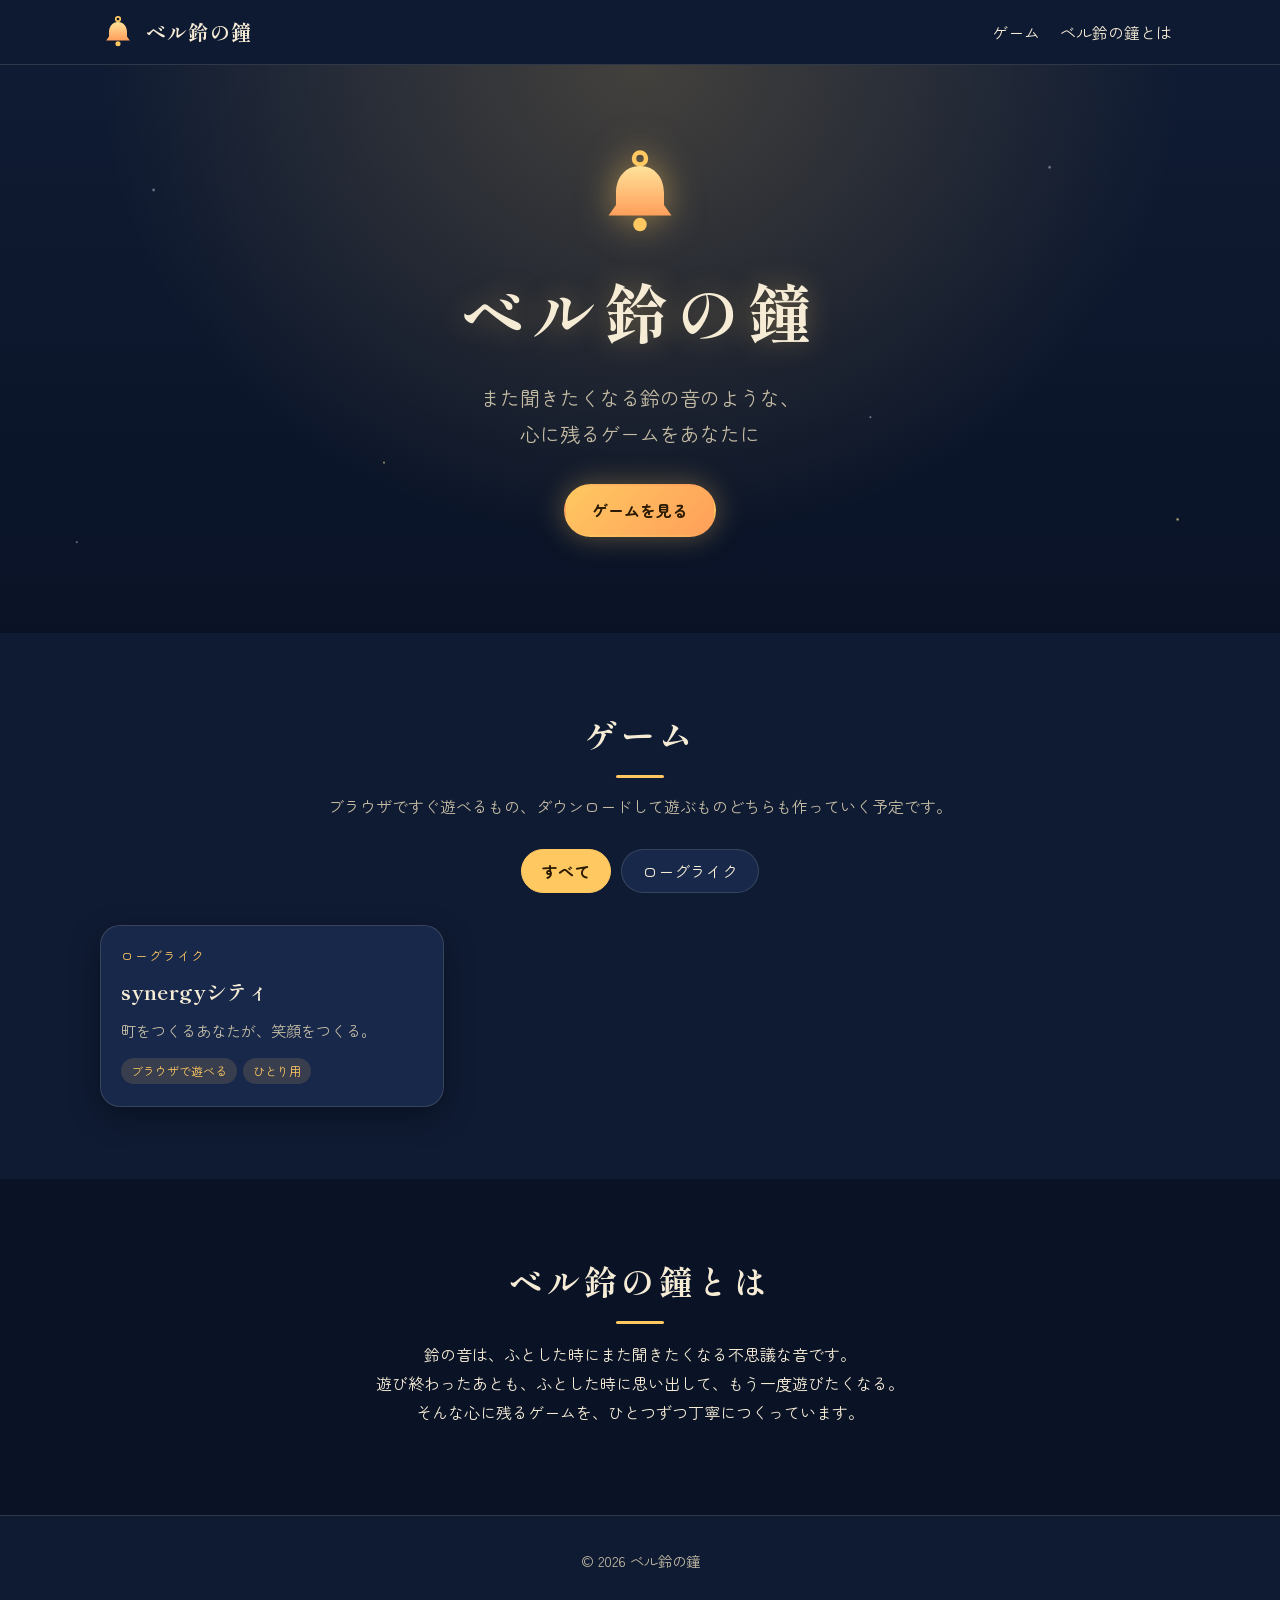
<file: index.html>
<!DOCTYPE html>
<html lang="ja">
<head>
  <meta charset="UTF-8">
  <meta name="viewport" content="width=device-width, initial-scale=1">
  <title>ベル鈴の鐘 | また聞きたくなる鈴の音のようなゲーム</title>
  <meta name="description" content="また聞きたくなる鈴の音のような、心に残るゲームをあなたに。ベル鈴の鐘のゲーム紹介サイト。">
  <meta property="og:title" content="ベル鈴の鐘">
  <meta property="og:description" content="また聞きたくなる鈴の音のような、心に残るゲームをあなたに。">
  <meta property="og:type" content="website">
  <meta name="theme-color" content="#0f1b33">
  <link rel="icon" href="img/logo.svg" type="image/svg+xml">
  <link rel="preconnect" href="https://fonts.googleapis.com">
  <link rel="preconnect" href="https://fonts.gstatic.com" crossorigin>
  <link href="https://fonts.googleapis.com/css2?family=Shippori+Mincho:wght@500;700&family=Zen+Maru+Gothic:wght@400;500;700&display=swap" rel="stylesheet">
  <link rel="stylesheet" href="css/style.css">
</head>
<body>
  <a class="skip" href="#games">本文へスキップ</a>

  <header class="header" id="top">
    <div class="container header__inner">
      <a class="brand" href="#top" aria-label="ベル鈴の鐘 トップへ">
        <img class="brand__logo" src="img/logo.svg" alt="" width="36" height="36">
        <span class="brand__name">ベル鈴の鐘</span>
      </a>
      <button class="nav-toggle" aria-expanded="false" aria-controls="nav" aria-label="メニューを開く">
        <span></span><span></span><span></span>
      </button>
      <nav class="nav" id="nav" aria-label="メインメニュー">
        <a href="#games">ゲーム</a>
        <a href="#about">ベル鈴の鐘とは</a>
        <!-- <a href="#contact">お問い合わせ</a> -->
      </nav>
    </div>
  </header>

  <main>
    <section class="hero" aria-labelledby="hero-title">
      <div class="stars" aria-hidden="true"></div>
      <div class="container hero__inner">
        <img class="hero__bell" src="img/logo.svg" alt="" width="96" height="96">
        <h1 class="hero__title" id="hero-title">ベル鈴の鐘</h1>
        <p class="hero__lead">また聞きたくなる鈴の音のような、<br>心に残るゲームをあなたに</p>
        <a class="btn btn--primary" href="#games">ゲームを見る</a>
      </div>
    </section>

    <section class="section" id="games" aria-labelledby="games-title">
      <div class="container">
        <h2 class="section__title" id="games-title">ゲーム</h2>
        <p class="section__lead">ブラウザですぐ遊べるもの、ダウンロードして遊ぶものどちらも作っていく予定です。</p>
        <div class="filters" id="filters" role="group" aria-label="ジャンルで絞り込み"></div>
        <div class="grid" id="grid"></div>
      </div>
    </section>

    <section class="section section--alt" id="about" aria-labelledby="about-title">
      <div class="container about">
        <h2 class="section__title" id="about-title">ベル鈴の鐘とは</h2>
        <p>鈴の音は、ふとした時にまた聞きたくなる不思議な音です。<br>
        遊び終わったあとも、ふとした時に思い出して、もう一度遊びたくなる。<br>
        そんな心に残るゲームを、ひとつずつ丁寧につくっています。</p>
      </div>
    </section>

    <!-- <section class="section" id="contact" aria-labelledby="contact-title">
      <div class="container contact">
        <h2 class="section__title" id="contact-title">お問い合わせ</h2>
        <p>ご感想・ご連絡はこちらからお気軽にどうぞ。</p>
        <div class="contact__links">
          <a class="btn" href="mailto:example@example.com">メールを送る</a>
          <a class="btn" href="#" rel="noopener">SNS(準備中)</a>
        </div>
      </div>
    </section> -->
  </main>

  <footer class="footer">
    <div class="container">
      <p>© <span id="year"></span> ベル鈴の鐘</p>
    </div>
  </footer>

  <div class="modal" id="modal" hidden>
    <div class="modal__backdrop" data-close></div>
    <div class="modal__panel" role="dialog" aria-modal="true" aria-labelledby="modal-title">
      <button class="modal__close" data-close aria-label="閉じる">×</button>
      <div class="modal__body" id="modal-body"></div>
    </div>
  </div>

  <script src="js/games.js"></script>
  <script src="js/main.js"></script>
</body>
</html>
</file>
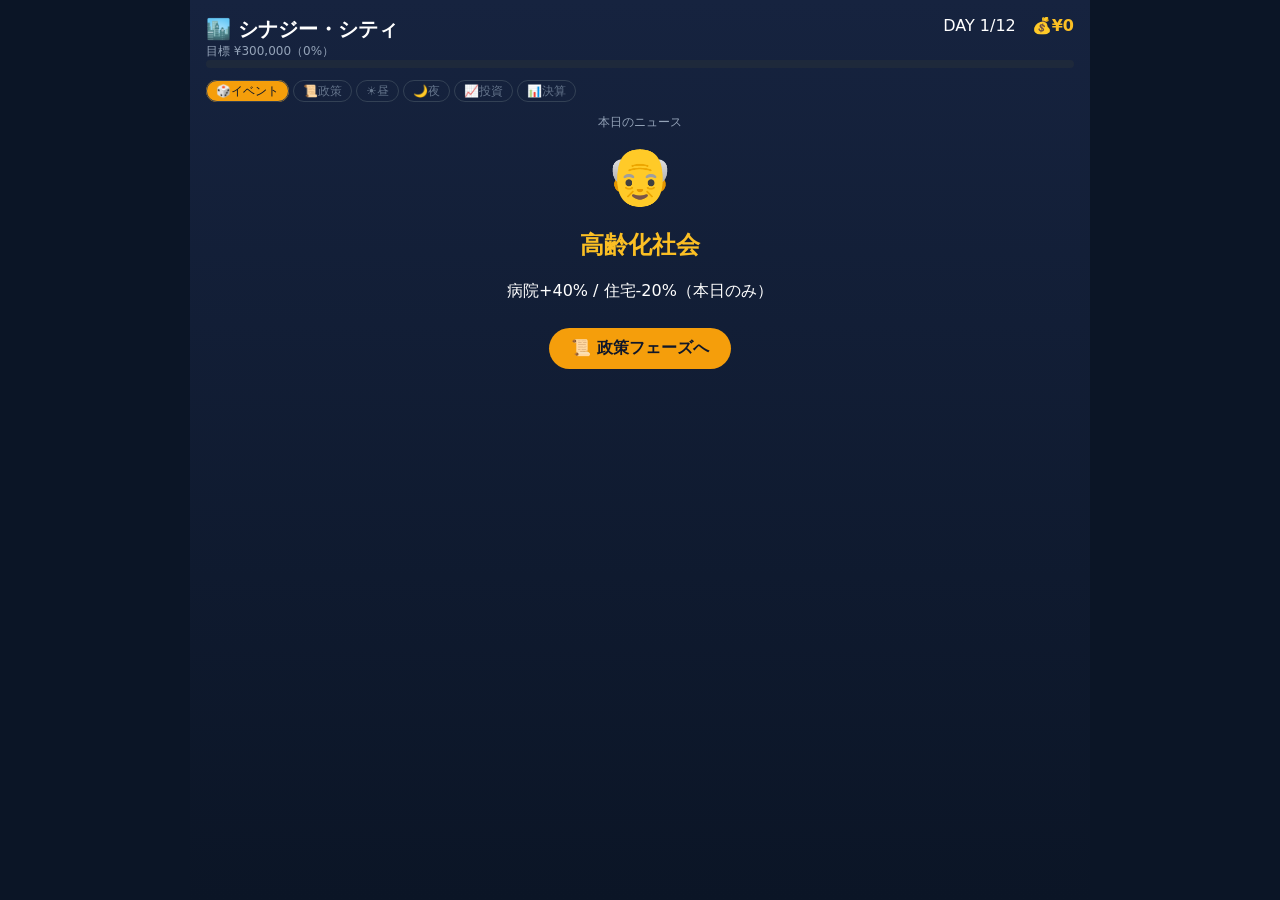
<file: games/synergy-city/index.html>
<!DOCTYPE html>
<html lang="ja"><head><meta charset="utf-8"><meta name="viewport" content="width=device-width,initial-scale=1"><title>シナジー・シティ</title>
<style>
*{box-sizing:border-box}body{margin:0;background:#0b1526;color:#fff;font-family:system-ui,"Hiragino Sans","Noto Sans JP",sans-serif}
#app{max-width:900px;margin:0 auto;padding:16px;min-height:100vh;background:linear-gradient(#16233f,#0b1526)}
button{cursor:pointer;font:inherit;color:inherit}.row{display:flex;gap:16px;flex-wrap:wrap}.c{text-align:center}.m{color:#94a3b8;font-size:12px}
.btn{background:#f59e0b;color:#0f172a;font-weight:700;border:0;border-radius:99px;padding:10px 22px;margin-top:10px}
.card{background:#1e293b;border:2px solid #334155;border-radius:12px;padding:10px;text-align:left;display:flex;gap:10px;align-items:center;width:100%;margin-bottom:8px}.card.on{border-color:#fbbf24;background:#334155}
.grid{display:grid;grid-template-columns:repeat(4,1fr);gap:8px;background:#020617;padding:10px;border-radius:12px;max-width:380px}
.cell{aspect-ratio:1;border-radius:8px;border:2px dashed #475569;background:#0f172a;font-size:26px;display:flex;align-items:center;justify-content:center;flex:1}
.cell.f{border-style:solid;background:#1e293b}.cell.g{border-color:#fbbf24}.cell.w{border-color:#f87171}
.amb{color:#fbbf24}.red{color:#f87171}.grn{color:#34d399}.box{background:#1e293b;border:1px solid #475569;border-radius:12px;padding:14px}
.j{display:flex;justify-content:space-between}.bar{height:8px;background:#1e293b;border-radius:9px;overflow:hidden}.bar i{display:block;height:100%;background:#fbbf24}
.rc{background:#fafaf9;color:#292524;font-family:monospace;padding:20px;border-radius:8px;max-width:420px;width:100%;font-size:13px}.rc p{margin:4px 0}
.swot{display:grid;grid-template-columns:1fr 1fr;gap:10px;background:#0f172a;padding:14px;border-radius:8px;max-width:420px;font-size:12px}.swot ul{margin:4px 0;padding-left:16px}
.mega{animation:sh .6s,gl 1s infinite}.bn{display:inline-block;background:#f59e0b;color:#0f172a;font-weight:800;padding:8px 20px;border-radius:99px;animation:bn .5s infinite alternate}
@keyframes sh{0%,100%{transform:none}20%{transform:translate(-8px,3px) rotate(-1.5deg)}40%{transform:translate(8px,-3px) rotate(1.5deg)}60%{transform:translate(-5px,3px)}80%{transform:translate(5px,-2px)}}
@keyframes gl{0%,100%{box-shadow:0 0 12px 2px rgba(251,191,36,.5)}50%{box-shadow:0 0 32px 8px rgba(251,191,36,.9)}}@keyframes bn{to{transform:translateY(-6px)}}
input{padding:8px;background:#1e293b;border:1px solid #475569;border-radius:6px;color:#fff}
.st span{padding:3px 9px;border:1px solid #334155;border-radius:99px;color:#64748b;font-size:12px;margin-right:4px}.st .on{background:#f59e0b;color:#0f172a}
</style></head><body><div id="app"></div>
<script>
const KEY='synergy_city_ranking',$=s=>document.querySelector(s),fmt=n=>'¥'+Math.round(n).toLocaleString('ja-JP');
const B=[['cinema','🎬','映画館',400,'イベント発生率+15%'],['popcorn','🍿','ポップコーン屋',200],['office','🏢','オフィス',500,'隣接建物の収益+10%'],['izakaya','🍺','居酒屋',300],['super','🏪','スーパー',600],['house','🏠','住宅',250,'毎ターン固定+¥80'],['park','🌸','公園',150,'マイナスシナジーを1件相殺'],['ramen','🍜','ラーメン屋',250,'店舗倍率+20%'],['cafe','☕','カフェ',200],['hosp','🏥','病院',350,'投資倍率+0.2']].map(([k,e,n,v,a])=>({k,e,n,v,a}));
const SYN=['cinema|popcorn','office|izakaya','office|cafe','house|super','house|park','house|hosp','izakaya|ramen'],NEG=['hosp|izakaya','house|izakaya'];
const PR=[['meat','🥩','肉'],['spice','🧂','スパイス'],['wine','🍷','ワイン'],['beer','🍺','ビール'],['diaper','👶','おむつ'],['milk','🥛','牛乳'],['bread','🍞','パン']],SS=['meat|spice','diaper|beer','meat|wine','milk|bread'];
const PL=['🥩肉を買った客の80%が🧂スパイスも購入','👶おむつを買った客は🍺ビールも購入','🥩肉と🍷ワインの同時購入が増加傾向','🥛牛乳と🍞パンは朝食セットの定番'];
const EV=[['📉','景気後退','オフィス収益-40%',{office:.6}],['🎆','花火大会','映画館・公園+100%',{cinema:2,park:2}],['🥵','猛暑','スーパー+50%',{super:1.5}],['👴','高齢化社会','病院+40% / 住宅-20%',{hosp:1.4,house:.8}],['✈️','インバウンド','映画館・カフェ+50%',{cinema:1.5,cafe:1.5}]];
const POL=[['💼','法人税減税','オフィス+30%（恒久）',{office:1.3}],['👶','子育て支援','住宅+50%（恒久）',{house:1.5}],['🌳','公園整備','公園+40%（恒久）',{park:1.4}],['✈️','観光促進','映画館・カフェ・ラーメン屋+25%（恒久）',{cinema:1.25,cafe:1.25,ramen:1.25}],['🏗️','企業誘致','オフィスが出現しやすくなる（恒久）',null,{office:2}],['🌙','深夜営業許可','居酒屋+30% / 住宅-20%（恒久）',{izakaya:1.3,house:.8}]];
const has=(l,a,b)=>l.includes(a+'|'+b)||l.includes(b+'|'+a),nm=l=>l.map(c=>c[0].e+c[0].n+'×'+c[1].e+c[1].n).join(' / ');
const nbr=i=>{const r=i>>2,c=i&3,o=[];if(r>0)o.push(i-4);if(r<3)o.push(i+4);if(c>0)o.push(i-1);if(c<3)o.push(i+1);return o};
const cnt=k=>G.grid.filter(c=>c&&c.k==k).length;
const roll=()=>Math.random()<Math.min(.95,.55+.15*cnt('cinema'))?EV[Math.random()*5|0]:null;
const G0=()=>({grid:Array(16).fill(null),day:1,money:0,phase:'event',cards:[],sel:null,place:null,sh:[null,null,null],sp:null,res:null,inv:[],mat:null,pol:[],offer:[],ch:null,ev:null});
let G=G0(),mem=null;G.ev=roll();
const rank=()=>{if(mem)return mem;try{return JSON.parse(localStorage.getItem(KEY))||[]}catch(e){return[]}};
const draw=()=>{const w=B.map(b=>1+G.pol.reduce((s,p)=>s+((p[4]&&p[4][b.k])||0),0)),T=w.reduce((a,b)=>a+b),o=[];for(let n=0;n<3;n++){let r=Math.random()*T,j=0;while(j<9&&r>=w[j]){r-=w[j];j++}o.push(B[j])}return o};
function analyze(g){
 const ev=G.ev?G.ev[3]:{},pm={},parks=[];G.pol.forEach(p=>p[3]&&Object.entries(p[3]).forEach(([k,v])=>pm[k]=(pm[k]||1)*v));
 g.forEach((c,i)=>c&&c.k=='park'&&parks.push(i));const pos=[],raw=[],can=[];
 g.forEach((c,i)=>{if(!c)return;[(i&3)<3?i+1:-1,i<12?i+4:-1].forEach(n=>{const d=g[n];if(n<0||!d)return;
  if(has(SYN,c.k,d.k))pos.push([c,d]);if(has(NEG,c.k,d.k))raw.push([c,d,i,n]);if(c.k=='super'&&d.k=='super')can.push([c,d])})});
 const used=new Set(),neg=[],ned=[];
 raw.forEach(([a,b,i,n])=>{const p=parks.find(p=>!used.has(p)&&(nbr(i).includes(p)||nbr(n).includes(p)));if(p!==undefined){used.add(p);ned.push([a,b])}else neg.push([a,b])});
 const base=g.reduce((s,c,i)=>c?s+c.v*(1+.1*nbr(i).filter(n=>g[n]&&g[n].k=='office').length)*(ev[c.k]||1)*(pm[c.k]||1):s,0);
 const mul=Math.max(.25,1+pos.length-.5*neg.length),cf=Math.pow(.5,can.length),fix=cnt('house')*80;
 return{base,pos,neg,ned,can,mul,cf,fix,rev:base*mul*cf+fix}}
const store=()=>{const cb=[];for(let i=0;i<G.sh.length-1;i++){const a=G.sh[i],b=G.sh[i+1];if(a&&b&&has(SS,a,b))cb.push([a,b])}const rn=cnt('ramen'),cm=1+cb.length,rm=+(1+.2*rn).toFixed(2);return{cb,cm,rn,rm,t:cm*rm}};
const pn=k=>{const p=PR.find(x=>x[0]==k);return p[1]+p[2]};
function act(a,x){const g=G;switch(a){
case'pol':g.offer=POL.filter(p=>!g.pol.includes(p)).sort(()=>Math.random()-.5).slice(0,3);g.ch=null;g.phase='policy';break;
case'pick':g.pol.push(g.offer[x]);g.ch=g.offer[x];break;
case'day':g.cards=draw();g.phase='day';break;
case'card':if(!g.place)g.sel=g.sel==x?null:+x;break;
case'cell':if(g.place||g.sel==null||g.grid[x])break;{const b=g.cards[g.sel];g.grid[x]=b;g.place={...analyze(g.grid),b};g.sel=null}break;
case'night':g.phase='night';if(analyze(g.grid).base>=2000)while(g.sh.length<5)g.sh.push(null);break;
case'prod':g.sp=g.sp==x?null:x;break;
case'shelf':if(g.sh[x])g.sh[x]=null;else if(g.sp){g.sh[x]=g.sp;g.sp=null}break;
case'rst':g.sh=g.sh.map(()=>null);g.sp=null;break;
case'toinv':{const m=g.inv.filter(i=>i.due<=g.day);g.mat=null;if(m.length){g.mat=m.reduce((s,i)=>s+i.amt*i.mul,0);g.money+=g.mat;g.inv=g.inv.filter(i=>i.due>g.day)}g.phase='invest'}break;
case'buy':{if(g.inv.some(i=>i.day==g.day))break;const m=Math.floor(g.money*x);if(m<=0)break;g.money-=m;g.inv.push({amt:m,day:g.day,due:g.day+3,mul:+(2.5+.2*cnt('hosp')).toFixed(2)})}break;
case'set':{const hs=cnt('super')>0,s=hs?store():{cb:[],cm:1,rn:0,rm:1,t:1},p=g.place;g.res={...p,s,hs,fin:p.rev*s.t};g.phase='settle'}break;
case'next':g.money+=g.res.fin;if(g.money>=3e5)g.phase='win';else if(g.day>=12)g.phase='lose';else{g.day++;g.ev=roll();g.place=null;g.res=null;g.phase='event'}break;
case'save':{const n=$('#nm').value.trim().slice(0,10);if(!n)break;mem=[...rank(),{n,s:g.money,d:g.day}].sort((a,b)=>b.s-a.s).slice(0,5);try{localStorage.setItem(KEY,JSON.stringify(mem))}catch(e){}}break;
case'restart':G=G0();G.ev=roll();break}
render()}
const swot=r=>{const g=G,S=[],W=[],O=[],T=[],left=12-g.day,e=g.grid.filter(c=>!c).length;
 if(r.pos.length)S.push('街シナジー'+r.pos.length+'件');if(r.s.cb.length)S.push('店舗コンボ'+r.s.cb.length+'件');if(g.pol.length)S.push('政策'+g.pol.length+'件を制定');if(r.ned.length)S.push('公園がマイナスを相殺');
 if(r.neg.length)W.push('マイナスシナジー'+r.neg.length+'件');if(r.can.length)W.push('スーパーの商圏被り');if(r.hs&&!r.s.cb.length)W.push('店舗の棚が未活用');
 if(e)O.push('空き'+e+'区画');if(!g.inv.length&&left>=3)O.push('投資で資金を増やせる');if(g.pol.length<6)O.push('未制定の政策あり');
 if(left<=3)T.push('残り'+left+'日');if(g.money<3e5*g.day/12*.6)T.push('目標への進捗が遅れ気味');if(g.ev&&Object.values(g.ev[3]).some(v=>v<1))T.push(g.ev[1]+'で減収');
 const f=a=>(a.length?a:['特になし']).map(x=>'<li>'+x+'</li>').join('');
 return`<div class=swot><div class=grn><b>💪強み</b><ul>${f(S)}</ul></div><div class=red><b>⚠️弱み</b><ul>${f(W)}</ul></div><div style="color:#38bdf8"><b>🌱機会</b><ul>${f(O)}</ul></div><div class=amb><b>🔥脅威</b><ul>${f(T)}</ul></div></div>`};
const V={
event(){const e=G.ev,c=cnt('cinema');return`<div class=c><p class=m>本日のニュース</p><div style="font-size:56px">${e?e[0]:'☀️'}</div><h2 class=amb>${e?e[1]:'平穏な一日'}</h2><p>${e?e[2]+'（本日のみ）':'特に何も起きませんでした'}</p>${c?`<p class=m>🎬映画館×${c}でイベント発生率UP</p>`:''}<button class=btn data-a=pol>📜 政策フェーズへ</button></div>`},
policy(){const g=G;return`<div class=c><p class=m>都市政策（1つ選ぶか、見送り）</p>${g.ch?`<div class=box><b class=amb>${g.ch[0]}${g.ch[1]} を制定！</b><br><span class=m>${g.ch[2]}</span></div>`:g.offer.length?g.offer.map((p,i)=>`<button class=card data-a=pick data-i=${i}><span style="font-size:26px">${p[0]}</span><span><b>${p[1]}</b><br><span class=m>${p[2]}</span></span></button>`).join(''):'<p class=m>全ての政策を制定済みです</p>'}<button class=btn data-a=day>☀️ 街づくりへ</button></div>`},
day(){const g=G,b=g.sel!=null?g.cards[g.sel]:null,p=g.place;
 const hint=i=>{let po=0,w=0;nbr(i).forEach(n=>{const d=g.grid[n];if(!d)return;if(has(SYN,d.k,b.k))po=1;if(has(NEG,d.k,b.k)||(b.k=='super'&&d.k=='super'))w=1});return[po,w]};
 const cells=g.grid.map((c,i)=>{let cl='cell',t=c?c.e:'';if(c)cl+=' f';else if(b&&!p){const[po,w]=hint(i);if(w)cl+=' w';else if(po)cl+=' g';t=(po?'⚡':'')+(w?'⚠':'');t=`<small class="${w?'red':'amb'}">${t}</small>`}
  return`<button class="${cl}" data-a=cell data-i=${i} ${c||!b||p?'disabled':''}>${t}</button>`}).join('');
 const right=p?`<div class=box><b>${p.b.e}${p.b.n}を建設！</b>${p.pos.length?`<p class=amb>⚡街コンボ×${p.pos.length}<br>${nm(p.pos)}</p>`:''}${p.neg.length?`<p class=red>⚠マイナス×${p.neg.length}<br>${nm(p.neg)}</p>`:''}${p.ned.length?`<p class=grn>🌸公園が相殺×${p.ned.length}</p>`:''}${p.can.length?`<p class=red>⚠商圏被り×${p.can.length}（x${p.cf}）</p>`:''}<div class=j><span>街の基本収益</span><span>${fmt(p.base)}</span></div><div class="j amb"><span>シナジー倍率</span><span>x${p.mul}</span></div>${p.fix?`<div class="j grn"><span>🏠固定収入</span><span>+${fmt(p.fix)}</span></div>`:''}<button class=btn data-a=night>🌙 夜へ</button></div>`
  :`<p class=m>今日の建設候補</p>`+g.cards.map((c,i)=>`<button class="card ${g.sel==i?'on':''}" data-a=card data-i=${i}><span style="font-size:30px">${c.e}</span><span><b>${c.n}</b><br><span class=m>基本収益 ${fmt(c.v)}</span>${c.a?`<br><span style="color:#38bdf8;font-size:12px">✨${c.a}</span>`:''}</span></button>`).join('');
 return`<div class=row><div style="flex:1;min-width:280px"><p class=m>City Blueprint 4×4　⚡=シナジー ⚠=マイナス</p><div class=grid>${cells}</div></div><div style="width:280px">${right}</div></div>`},
night(){if(!cnt('super'))return`<div class=c><div style="font-size:48px">🏪</div><p>まだスーパーがありません。今夜は店舗ボーナスなし</p><button class=btn data-a=toinv>📈 投資フェーズへ</button></div>`;
 const g=G,s=store();return`<div class=row><div style="flex:1;min-width:280px"><p class=m>🏪 店舗レイアウト（${g.sh.length}棚${g.sh.length>4?'・拡張店舗':''}）</p><div class=row style="gap:8px;max-width:420px">${g.sh.map((k,i)=>`<button class="cell ${k?'f':''}" data-a=shelf data-i=${i}>${k?PR.find(p=>p[0]==k)[1]:'<small class=m>棚'+(i+1)+'</small>'}</button>`).join('')}</div>
 <div class=row style="gap:6px;margin-top:10px">${PR.map(p=>`<button class="card ${g.sp==p[0]?'on':''}" style="width:auto;padding:6px 10px;margin:0;border-radius:99px" data-a=prod data-i=${p[0]}>${p[1]}${p[2]}</button>`).join('')}<button class=card style="width:auto;padding:6px 10px;margin:0;border-radius:99px" data-a=rst>↺リセット</button></div>
 <p class="${s.cb.length?'amb':'m'}">${s.cb.length?'⚡アソシエーション・コンボ×'+s.cb.length+'：'+s.cb.map(c=>pn(c[0])+'×'+pn(c[1])).join(' / '):'コンボなし（購買ログを読み解こう）'}</p>${s.rn?`<p class=amb>🍜ラーメン屋×${s.rn}：店舗倍率x${s.rm}</p>`:''}<b>合計店舗倍率 x${+s.t.toFixed(2)}</b></div>
 <div style="width:280px"><p class=m>📠 本日の顧客購買ログ</p><div class=rc>${PL.map(l=>'<p>・'+l+'</p>').join('')}</div><button class=btn data-a=toinv>📈 投資フェーズへ</button></div></div>`},
invest(){const g=G,d=g.inv.find(i=>i.day==g.day),m=+(2.5+.2*cnt('hosp')).toFixed(2);return`<div class=c><p class=m>📈 資産形成（${3}日ロック・満期でx${m}${cnt('hosp')?' 🏥病院効果':''}）</p>${g.mat?`<p class=grn><b>💹 投資が満期！ +${fmt(g.mat)}</b></p>`:''}<p>現在の資金（投資分を除く）<br><b class=amb style="font-size:24px">${fmt(g.money)}</b></p>${d?`<div class=box style="display:inline-block">${fmt(d.amt)} を投資しました（DAY${d.due}満期）</div>`:[.25,.5,1].map(p=>`<button class=card style="width:auto;display:inline-block;margin:4px" data-a=buy data-i=${p}><b>${p==1?'全額':p*100+'%'}投資</b><br><span class=m>${fmt(g.money*p)}</span></button>`).join('')}${g.inv.filter(i=>i.day!=g.day).length?`<p class=m>投資中: ${g.inv.filter(i=>i.day!=g.day).map(i=>fmt(i.amt)+'(DAY'+i.due+')').join(' / ')}</p>`:''}<br><button class=btn data-a=set>📊 決算へ</button></div>`},
settle(){const r=G.res,mega=r.pos.length+r.s.cb.length>=3,e=G.ev;return`<div class=c>${mega?'<div class=bn>🎉✨ MEGA COMBO!! ✨🎉</div><br><br>':''}<div class=row style="justify-content:center;align-items:flex-start"><div class="rc ${mega?'mega':''}" style="text-align:left"><p class=c><b>*** DAILY REPORT ***</b><br>DAY ${G.day} 決算票　${e?e[0]+e[1]:'☀️平穏な一日'}</p><hr>
<div class=j><span>街の基本収益</span><span>${fmt(r.base)}</span></div>${r.pos.length?`<p style="color:#b45309"><b>⚡街コンボ×${r.pos.length}: ${nm(r.pos)}</b></p>`:''}${r.neg.length?`<p style="color:#dc2626"><b>⚠マイナス×${r.neg.length}: ${nm(r.neg)}</b></p>`:''}${r.ned.length?`<p style="color:#059669"><b>🌸公園が相殺×${r.ned.length}</b></p>`:''}${r.can.length?`<p style="color:#dc2626"><b>⚠商圏被り×${r.can.length}（x${r.cf}）</b></p>`:''}${r.fix?`<div class=j><span>🏠固定収入</span><span>+${fmt(r.fix)}</span></div>`:''}
<div class=j><b>街シナジー収益</b><b>${fmt(r.rev)} (x${r.mul})</b></div><hr>${!r.hs?'<p>🏪スーパー未建設（x1）</p>':r.s.cb.length?`<p style="color:#b45309"><b>店舗コンボ×${r.s.cb.length}: ${r.s.cb.map(c=>pn(c[0])+'×'+pn(c[1])).join(' / ')}</b></p>`:'<p>店舗コンボ: なし</p>'}${r.s.rn?`<p style="color:#b45309">🍜ラーメン屋効果 x${r.s.rm}</p>`:''}<div class=j><b>店舗倍率</b><b>x${+r.s.t.toFixed(2)}</b></div><hr style="border-top:2px solid #292524"><div class=j style="font-size:17px"><b>本日の最終収益</b><b style="color:#b45309">${fmt(r.fin)}</b></div><button class=btn style="width:100%;background:#0f172a;color:#fff" data-a=next>☀️ 翌日へ進む</button></div><div style="text-align:left">${swot(r)}</div></div></div>`},
end(){const w=G.phase=='win',rk=rank();return`<div class=c><div style="font-size:56px">${w?'🏆':'📉'}</div><h2 class="${w?'grn':'red'}">${w?'目標金額を達成！':'ゲームオーバー'}</h2><p>${G.day}日目 / 最終所持金 ${fmt(G.money)}</p>${G.pol.length?`<p class=m>都市の方針: ${G.pol.map(p=>p[0]+p[1]).join(' / ')}</p>`:''}${G.inv.length?`<p class=red style="font-size:12px">※投資中の${fmt(G.inv.reduce((s,i)=>s+i.amt,0))}は満期に届きませんでした</p>`:''}
<div class=box style="max-width:380px;margin:auto"><p><input id=nm maxlength=10 placeholder="ニックネーム"> <button class=btn style="margin:0;padding:8px 16px" data-a=save>登録</button></p><p class=m style="text-align:left">自己ベスト・ランキング（上位5件）</p>${rk.length?rk.map((r,i)=>`<div class=j style="background:#0f172a;padding:6px 8px;border-radius:6px;margin-top:4px"><span>${i+1}. ${r.n} <span class=m>(${r.d}日目)</span></span><b class=amb>${fmt(r.s)}</b></div>`).join(''):'<p class=m>まだ記録がありません</p>'}<p class=m>※ このブラウザに保存されます</p></div><button class=btn data-a=restart>もう一度プレイする</button></div>`}};
function render(){const g=G,pct=Math.min(100,Math.round(g.money/3e3)),ST=[['event','🎲イベント'],['policy','📜政策'],['day','☀️昼'],['night','🌙夜'],['invest','📈投資'],['settle','📊決算']],ended=g.phase=='win'||g.phase=='lose';
 $('#app').innerHTML=`<div class=row style="justify-content:space-between"><b style="font-size:20px">🏙️ シナジー・シティ</b><span>DAY ${g.day}/12　<b class=amb>💰${fmt(g.money)}</b></span></div><div class=m>目標 ¥300,000（${pct}%）</div><div class=bar><i style="width:${pct}%"></i></div>${g.inv.length?`<div class=grn style="font-size:12px">📈 投資中: ${fmt(g.inv.reduce((s,i)=>s+i.amt,0))}</div>`:''}${g.pol.length?`<div style="font-size:12px;color:#7dd3fc">📜 ${g.pol.map(p=>p[0]+p[1]).join(' / ')}</div>`:''}
 ${ended?'':`<div class=st style="margin:12px 0">${ST.map(s=>`<span class="${s[0]==g.phase?'on':''}">${s[1]}</span>`).join('')}</div>`}<div style="margin-top:14px">${V[ended?'end':g.phase]()}</div>`}
document.addEventListener('click',e=>{const t=e.target.closest('[data-a]');if(t&&!t.disabled)act(t.dataset.a,t.dataset.i)});render();
</script></body></html>
</file>
<file: css/style.css>
:root {
  --bg: #0f1b33;
  --bg-deep: #0a1326;
  --surface: #17284a;
  --surface-2: #1f3560;
  --text: #f6ecd6;
  --muted: #c4bba4;
  --lamp: #ffc861;
  --lamp-2: #ff9f5a;
  --line: rgba(246, 236, 214, .14);
  --radius: 20px;
  --glow: 0 0 28px rgba(255, 200, 97, .35);
  --shadow: 0 10px 30px rgba(0, 0, 0, .35);
  --font-body: "Zen Maru Gothic", "Hiragino Maru Gothic ProN", "Yu Gothic", sans-serif;
  --font-head: "Shippori Mincho", "Yu Mincho", serif;
}

* { box-sizing: border-box; }
html { scroll-behavior: smooth; scroll-padding-top: 76px; }
body {
  margin: 0;
  background: var(--bg);
  color: var(--text);
  font-family: var(--font-body);
  line-height: 1.8;
  -webkit-font-smoothing: antialiased;
}
img { max-width: 100%; display: block; }
a { color: var(--lamp); }
:focus-visible { outline: 3px solid var(--lamp); outline-offset: 3px; border-radius: 6px; }

.container { width: min(1080px, 100% - 32px); margin-inline: auto; }
.skip { position: absolute; left: -999px; top: 0; background: var(--lamp); color: #2a1a00; padding: 8px 14px; z-index: 100; }
.skip:focus { left: 8px; top: 8px; }

/* header */
.header { position: sticky; top: 0; z-index: 40; background: rgba(15, 27, 51, .88); backdrop-filter: blur(10px); border-bottom: 1px solid var(--line); }
.header__inner { display: flex; align-items: center; justify-content: space-between; min-height: 64px; }
.brand { display: flex; align-items: center; gap: 10px; text-decoration: none; color: var(--text); }
.brand:hover .brand__logo, .hero__bell:hover { animation: ring .8s ease-in-out; }
.brand__name { font-family: var(--font-head); font-weight: 700; font-size: 1.25rem; letter-spacing: .06em; }
.nav { display: none; position: absolute; top: 64px; left: 0; right: 0; flex-direction: column; background: var(--bg-deep); padding: 8px 16px 16px; border-bottom: 1px solid var(--line); }
.nav.is-open { display: flex; }
.nav a { color: var(--text); text-decoration: none; padding: 14px 8px; min-height: 48px; border-radius: 10px; }
.nav a:hover { color: var(--lamp); background: rgba(255, 200, 97, .08); }
.nav-toggle { width: 48px; height: 48px; background: none; border: 0; cursor: pointer; display: grid; place-content: center; gap: 5px; }
.nav-toggle span { display: block; width: 24px; height: 2px; background: var(--text); border-radius: 2px; }

/* hero */
.hero { position: relative; overflow: hidden; text-align: center; padding: 80px 0 96px;
  background: radial-gradient(ellipse at 50% 0%, rgba(255, 200, 97, .22), transparent 60%), linear-gradient(var(--bg), var(--bg-deep)); }
.hero__inner { position: relative; }
.hero__bell { margin: 0 auto 12px; filter: drop-shadow(0 0 18px rgba(255, 200, 97, .55)); transform-origin: 50% 10%; }
.hero__title { font-family: var(--font-head); font-size: clamp(2.4rem, 8vw, 4rem); margin: 0 0 12px; letter-spacing: .12em; text-shadow: var(--glow); }
.hero__lead { font-size: clamp(1rem, 3.4vw, 1.25rem); color: var(--muted); margin: 0 0 32px; }
.stars { position: absolute; inset: 0; pointer-events: none;
  background-image:
    radial-gradient(2px 2px at 12% 22%, #fff8, transparent),
    radial-gradient(2px 2px at 82% 18%, #fff8, transparent),
    radial-gradient(1.5px 1.5px at 30% 70%, #ffe29acc, transparent),
    radial-gradient(1.5px 1.5px at 68% 62%, #fff8, transparent),
    radial-gradient(2px 2px at 92% 80%, #ffe29acc, transparent),
    radial-gradient(1.5px 1.5px at 6% 84%, #fff8, transparent);
  animation: twinkle 4s ease-in-out infinite alternate; }

/* buttons */
.btn { display: inline-flex; align-items: center; justify-content: center; gap: 8px; min-height: 48px; padding: 10px 26px; border-radius: 999px;
  border: 2px solid var(--lamp); color: var(--lamp); background: transparent; font: inherit; font-weight: 700; text-decoration: none; cursor: pointer; transition: transform .15s, background .2s, box-shadow .2s; }
.btn:hover { background: rgba(255, 200, 97, .12); transform: translateY(-2px); }
.btn--primary { background: linear-gradient(135deg, var(--lamp), var(--lamp-2)); color: #2a1a00; border-color: transparent; box-shadow: var(--glow); }
.btn--primary:hover { background: linear-gradient(135deg, #ffd884, #ffae72); }
.btn[aria-disabled="true"] { opacity: .5; cursor: not-allowed; transform: none; }

/* sections */
.section { padding: 72px 0; }
.section--alt { background: var(--bg-deep); }
.section__title { font-family: var(--font-head); font-size: clamp(1.6rem, 5vw, 2.1rem); margin: 0 0 8px; text-align: center; letter-spacing: .1em; }
.section__title::after { content: ""; display: block; width: 48px; height: 3px; margin: 10px auto 0; background: var(--lamp); border-radius: 3px; }
.section__lead { text-align: center; color: var(--muted); margin: 14px 0 28px; }
.about, .contact { text-align: center; max-width: 680px; }
.about__note { color: var(--muted); font-size: .85rem; }
.contact__links { display: flex; flex-wrap: wrap; gap: 14px; justify-content: center; margin-top: 20px; }

/* filters */
.filters { display: flex; flex-wrap: wrap; gap: 10px; justify-content: center; margin-bottom: 32px; }
.chip { min-height: 44px; padding: 6px 20px; border-radius: 999px; border: 1.5px solid var(--line); background: var(--surface); color: var(--text); font: inherit; cursor: pointer; transition: .2s; }
.chip:hover { border-color: var(--lamp); }
.chip[aria-pressed="true"] { background: var(--lamp); color: #2a1a00; border-color: var(--lamp); font-weight: 700; }

/* cards */
.grid { display: grid; gap: 24px; grid-template-columns: 1fr; }
.card { display: flex; flex-direction: column; text-align: left; padding: 0; background: var(--surface); border: 1px solid var(--line); border-radius: var(--radius); overflow: hidden; cursor: pointer; color: inherit; font: inherit; box-shadow: var(--shadow); transition: transform .2s, box-shadow .2s; }
.card:hover { transform: translateY(-4px); box-shadow: var(--shadow), var(--glow); }
.thumb { aspect-ratio: 16 / 10; display: grid; place-content: center; font-size: 4rem; background-size: cover; background-position: center; }
.card__body { padding: 18px 20px 22px; display: flex; flex-direction: column; gap: 6px; }
.card__genre { font-size: .8rem; color: var(--lamp); letter-spacing: .08em; }
.card__title { font-family: var(--font-head); font-size: 1.3rem; margin: 0; }
.card__summary { margin: 0; color: var(--muted); font-size: .95rem; }
.tags { display: flex; flex-wrap: wrap; gap: 6px; margin-top: 8px; }
.tag { font-size: .75rem; padding: 2px 10px; border-radius: 999px; background: rgba(255, 200, 97, .14); color: var(--lamp); }

/* modal */
.modal[hidden] { display: none; }
.modal { position: fixed; inset: 0; z-index: 60; display: grid; place-items: center; padding: 16px; }
.modal__backdrop { position: absolute; inset: 0; background: rgba(5, 10, 22, .8); }
.modal__panel { position: relative; width: min(860px, 100%); max-height: 92vh; overflow-y: auto; background: var(--surface); border: 1px solid var(--line); border-radius: var(--radius); box-shadow: var(--shadow), var(--glow); animation: pop .25s ease-out; }
.modal__close { position: absolute; top: 10px; right: 10px; z-index: 2; width: 44px; height: 44px; border-radius: 50%; border: 0; background: rgba(15, 27, 51, .75); color: var(--text); font-size: 1.6rem; cursor: pointer; }
.modal__close:hover { color: var(--lamp); }
.modal__body .thumb { aspect-ratio: 16 / 7; }
.detail { padding: 22px 22px 28px; }
.detail h3 { font-family: var(--font-head); font-size: 1.6rem; margin: 4px 0 8px; }
.detail dl { margin: 18px 0; display: grid; gap: 4px; }
.detail dt { color: var(--lamp); font-size: .85rem; }
.detail dd { margin: 0 0 8px; }
.shots { display: grid; grid-template-columns: repeat(auto-fit, minmax(160px, 1fr)); gap: 10px; margin: 16px 0; }
.shots img { border-radius: 12px; }
.actions { display: flex; flex-wrap: wrap; gap: 12px; margin-top: 20px; }
.player { margin-top: 18px; }
.player iframe { width: 100%; aspect-ratio: 16 / 9; border: 0; border-radius: 12px; background: #000; }
.player__bar { display: flex; justify-content: flex-end; margin-top: 8px; }
.notice { margin: 8px 0 0; color: var(--muted); font-size: .9rem; }

.footer { text-align: center; padding: 32px 0; color: var(--muted); font-size: .9rem; border-top: 1px solid var(--line); }
.footer p { margin: 0; }

body.is-locked { overflow: hidden; }

@keyframes ring { 0%, 100% { transform: rotate(0); } 20% { transform: rotate(14deg); } 40% { transform: rotate(-12deg); } 60% { transform: rotate(8deg); } 80% { transform: rotate(-5deg); } }
@keyframes twinkle { from { opacity: .4; } to { opacity: 1; } }
@keyframes pop { from { opacity: 0; transform: translateY(14px) scale(.98); } to { opacity: 1; transform: none; } }

@media (min-width: 720px) {
  .grid { grid-template-columns: repeat(2, 1fr); }
  .nav-toggle { display: none; }
  .nav { display: flex; position: static; flex-direction: row; background: none; border: 0; padding: 0; gap: 4px; }
  .detail { padding: 28px 36px 36px; }
}
@media (min-width: 1000px) {
  .grid { grid-template-columns: repeat(3, 1fr); }
}
@media (prefers-reduced-motion: reduce) {
  *, *::before, *::after { animation: none !important; transition: none !important; scroll-behavior: auto !important; }
}
</file>
